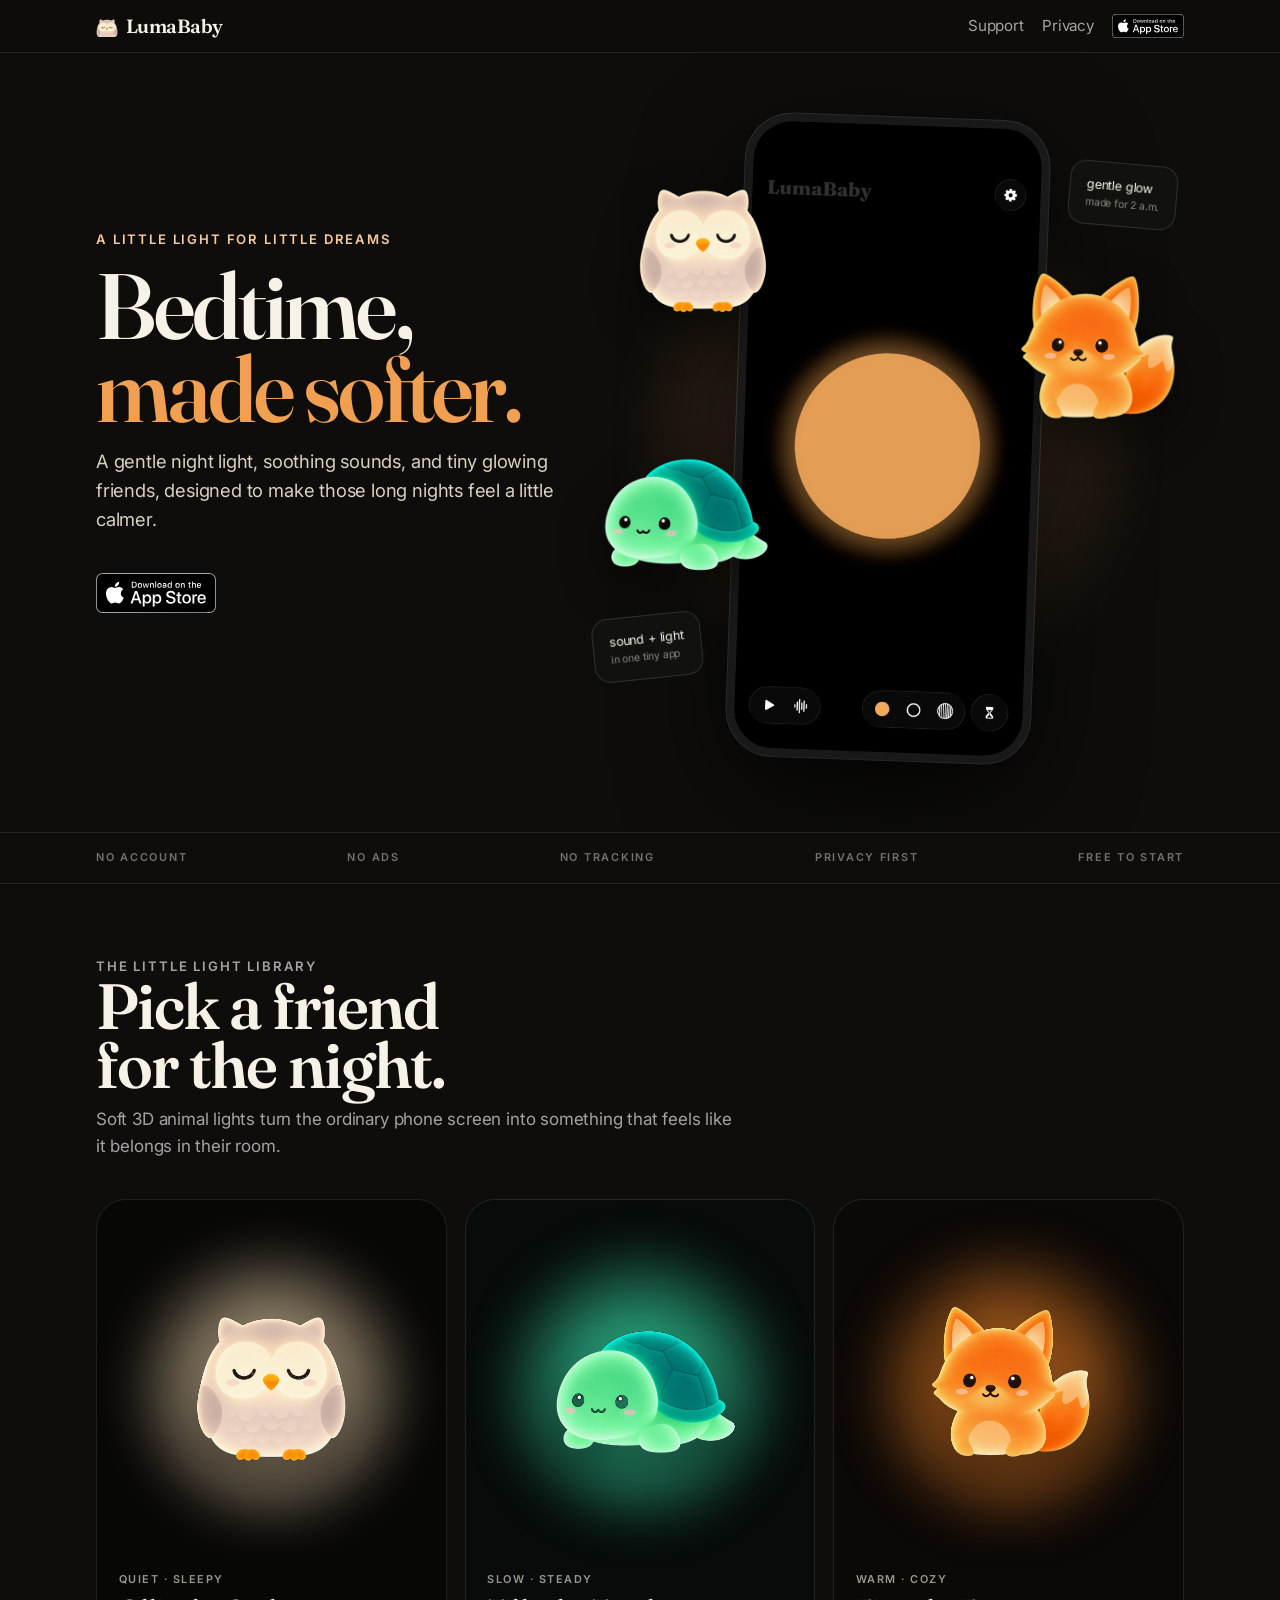
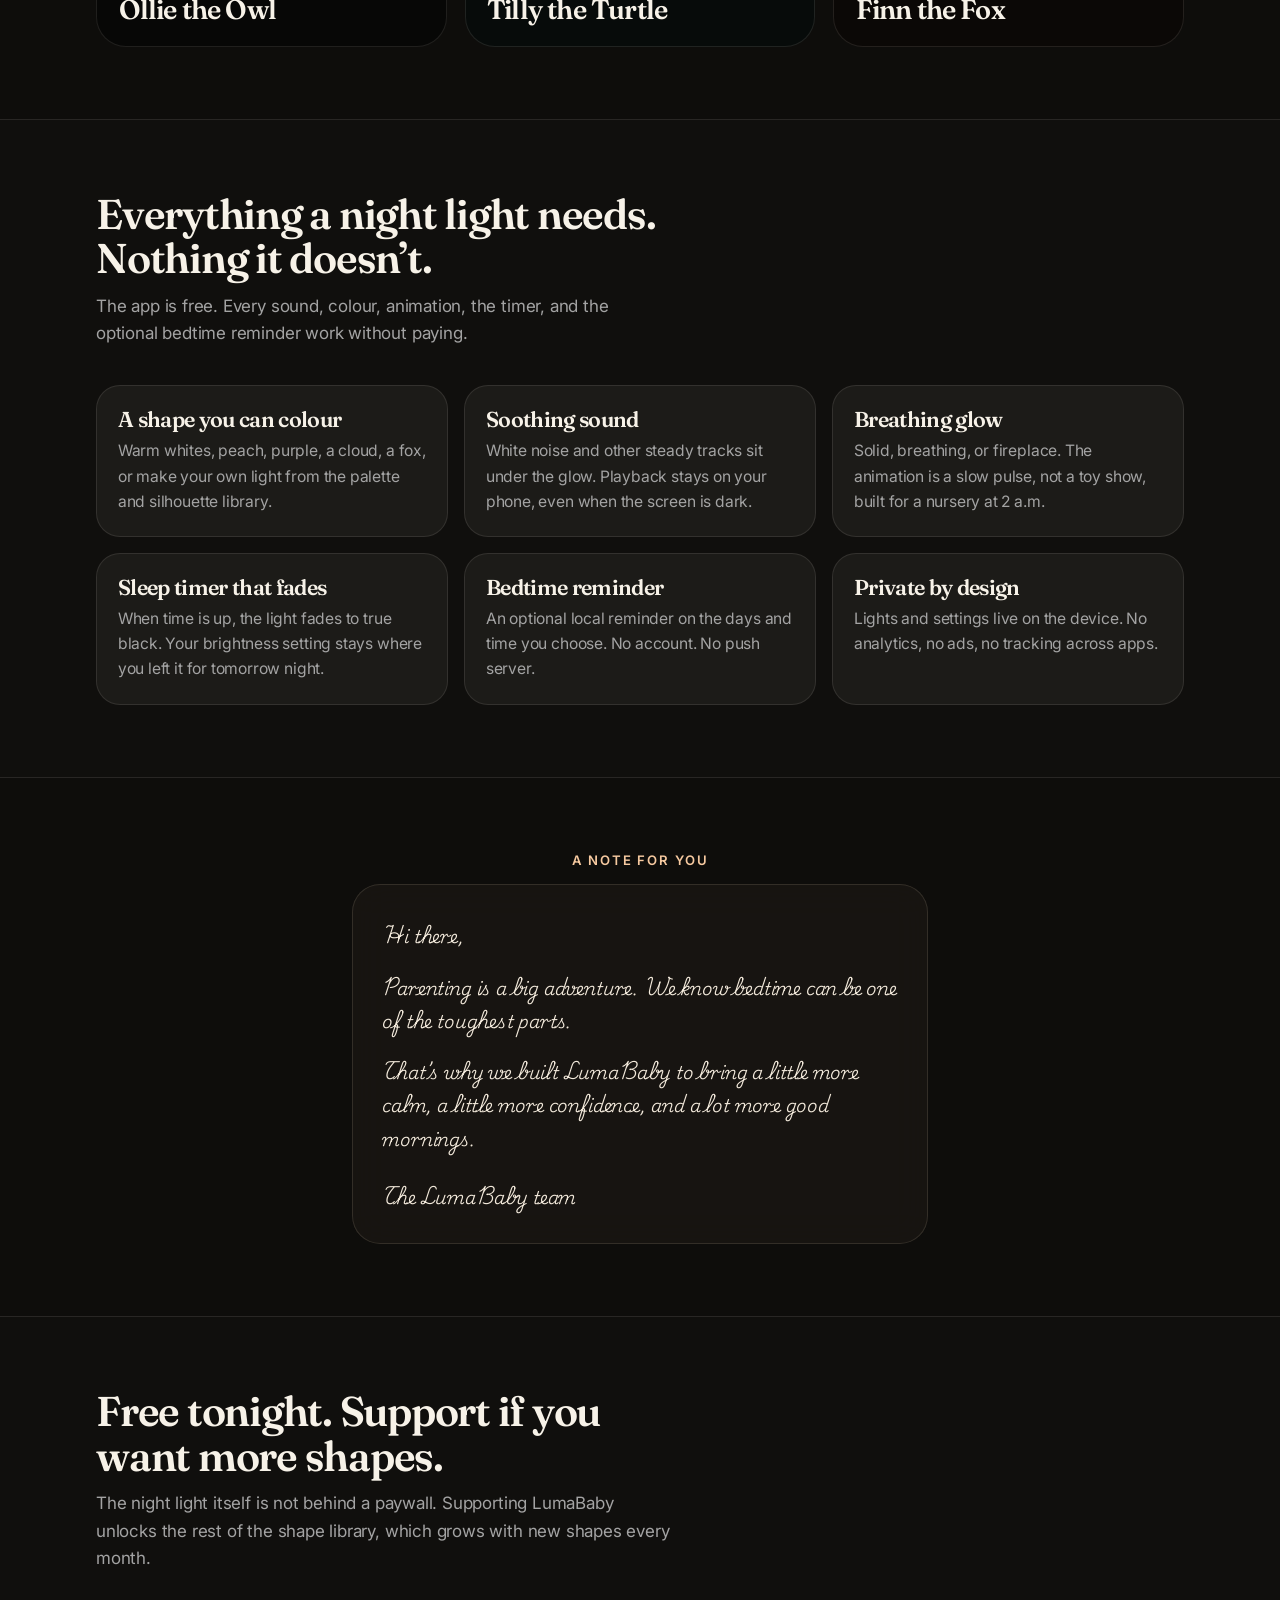
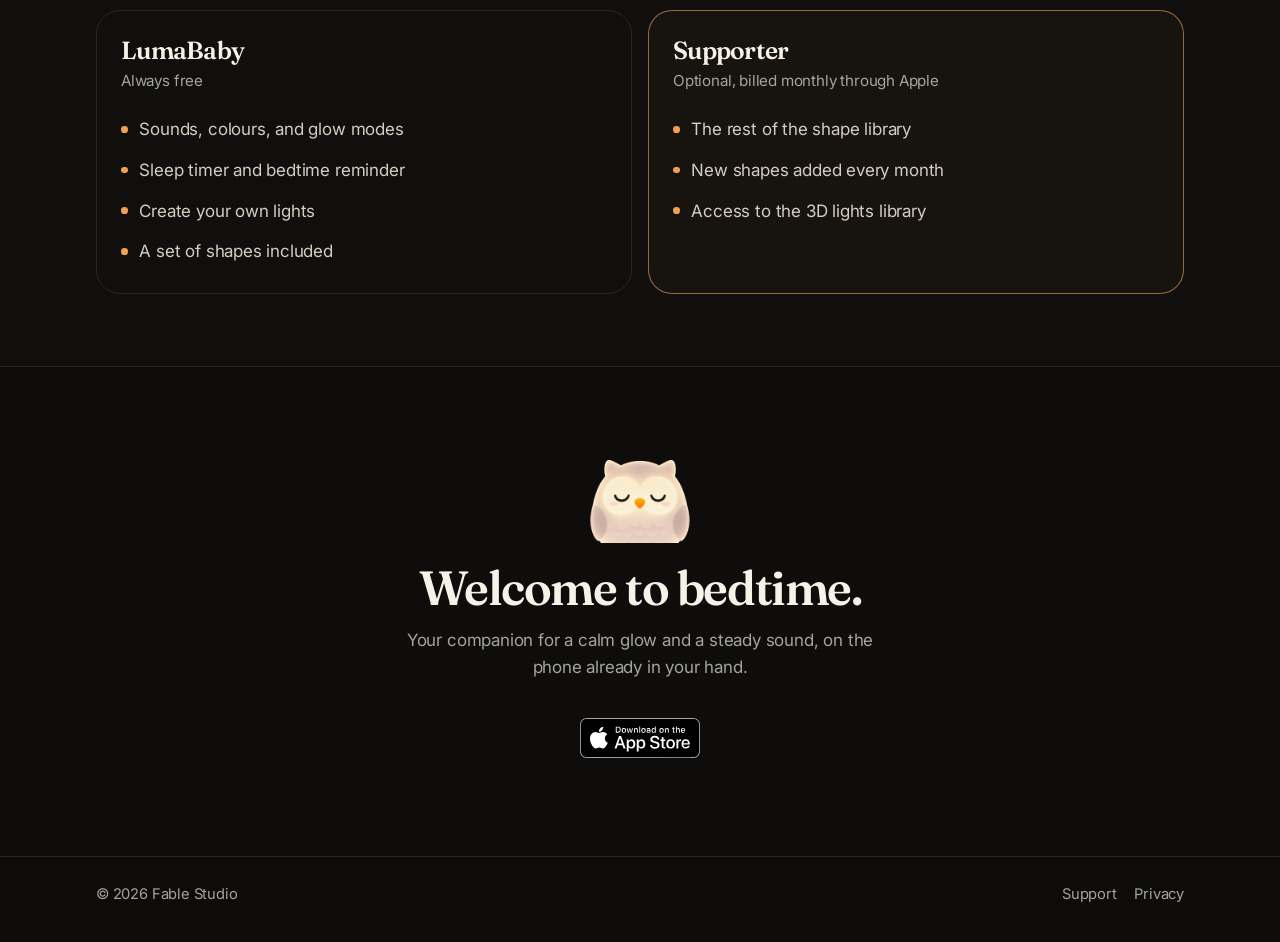
<file: index.html>
<!DOCTYPE html>
<html lang="en">
<head>
  <meta charset="utf-8">
  <meta name="viewport" content="width=device-width, initial-scale=1">
  <title>LumaBaby - A night light app for babies</title>
  <meta name="description" content="A glowing shape you can colour, soothing sounds, a breathing glow, and a sleep timer that fades to black. Free on iPhone, with no account and no ads.">
  <meta name="theme-color" content="#0E0D0B">
  <link rel="canonical" href="https://lumababy.fablestudio.app/">
  <meta property="og:title" content="LumaBaby - A night light app for babies">
  <meta property="og:description" content="A calm glow and steady sound for bedtime. Free, with an optional monthly way to support the app.">
  <meta property="og:type" content="website">
  <meta property="og:url" content="https://lumababy.fablestudio.app/">
  <meta property="og:site_name" content="LumaBaby">
  <meta property="og:image" content="https://lumababy.fablestudio.app/images/og-cover.jpg">
  <meta property="og:image:type" content="image/jpeg">
  <meta property="og:image:width" content="1200">
  <meta property="og:image:height" content="675">
  <meta property="og:image:alt" content="LumaBaby: a glowing owl night light beside a sleeping baby. Bedtime, made softer.">
  <meta name="twitter:card" content="summary_large_image">
  <meta name="twitter:title" content="LumaBaby - A night light app for babies">
  <meta name="twitter:description" content="A calm glow and steady sound for bedtime. Free, with an optional monthly way to support the app.">
  <meta name="twitter:image" content="https://lumababy.fablestudio.app/images/og-cover.jpg">
  <link rel="icon" type="image/png" href="images/logo-owl.png">
  <link rel="apple-touch-icon" href="images/logo-owl.png">
  <link rel="preconnect" href="https://fonts.googleapis.com">
  <link rel="preconnect" href="https://fonts.gstatic.com" crossorigin>
  <link href="https://fonts.googleapis.com/css2?family=Fraunces:opsz,wght@9..144,500;9..144,600;9..144,700&family=Playwrite+MX:wght@100..400&family=Inter:wght@400;500;600&display=swap" rel="stylesheet">
  <link rel="stylesheet" href="css/styles.css?v=rwd11">
</head>
<body>
  <a class="skip" href="#main">Skip to content</a>
  <header class="site-header">
    <div class="wrap nav">
      <a class="wordmark" href="./">
        <img class="logo" src="images/logo-owl.png" width="1024" height="1024" alt="">
        <span class="wordmark-text">LumaBaby</span>
      </a>
      <nav class="nav-links" aria-label="Primary">
        <a href="support/">Support</a>
        <a href="privacy/">Privacy</a>
        <a class="as-badge as-badge-nav" href="https://apps.apple.com/us/app/lumababy-night-light-sounds/id6811007773" aria-label="Download on the App Store">
          <img src="images/download-on-the-app-store.svg" width="120" height="40" alt="">
        </a>
      </nav>
    </div>
  </header>

  <main id="main">
    <section class="hero">
      <div class="wrap hero-grid">
        <div>
          <p class="kicker">A little light for little dreams</p>
          <h1>Bedtime,<br><em>made softer.</em></h1>
          <p class="lede">A gentle night light, soothing sounds, and tiny glowing friends, designed to make those long nights feel a little calmer.</p>
          <div class="hero-actions">
            <a class="as-badge" href="https://apps.apple.com/us/app/lumababy-night-light-sounds/id6811007773" aria-label="Download on the App Store">
              <img src="images/download-on-the-app-store.svg" width="120" height="40" alt="">
            </a>
          </div>
        </div>
        <div class="hero-art">
          <div class="halo" aria-hidden="true"></div>
          <img class="animal owl" src="images/light-owl.png" width="800" height="800" alt="">
          <img class="animal fox" src="images/light-fox.png" width="800" height="800" alt="">
          <img class="animal turtle" src="images/light-turtle.png" width="800" height="800" alt="">
          <div class="sticker s1" aria-hidden="true">gentle glow<br><small>made for 2 a.m.</small></div>
          <div class="sticker s2" aria-hidden="true">sound + light<br><small>in one tiny app</small></div>
          <figure class="device app">
            <img src="images/app-light.png" width="470" height="1024" alt="LumaBaby on iPhone: a warm orange glow on a black screen, with sound, colour, and sleep timer controls.">
          </figure>
        </div>
      </div>
    </section>

    <div class="strip">
      <div class="wrap strip-in">
        <span>No account</span>
        <span>No ads</span>
        <span>No tracking</span>
        <span>Privacy first</span>
        <span>Free to start</span>
      </div>
    </div>

    <section class="section lights" id="lights">
      <div class="wrap">
        <div class="section-head lights-head">
          <p class="kicker">The little light library</p>
          <h2>Pick a friend<br>for the night.</h2>
          <p>Soft 3D animal lights turn the ordinary phone screen into something that feels like it belongs in their room.</p>
        </div>
        <div class="light-grid">
          <article class="light-card light-card-owl">
            <img src="images/light-owl.png" width="800" height="800" alt="Glowing owl night light">
            <div class="light-info">
              <span>Quiet · sleepy</span>
              <h3>Ollie the Owl</h3>
            </div>
          </article>
          <article class="light-card light-card-turtle">
            <img src="images/light-turtle.png" width="800" height="800" alt="Glowing turtle night light">
            <div class="light-info">
              <span>Slow · steady</span>
              <h3>Tilly the Turtle</h3>
            </div>
          </article>
          <article class="light-card light-card-fox">
            <img src="images/light-fox.png" width="800" height="800" alt="Glowing fox night light">
            <div class="light-info">
              <span>Warm · cozy</span>
              <h3>Finn the Fox</h3>
            </div>
          </article>
        </div>
      </div>
    </section>

    <section class="section section-alt" id="features">
      <div class="wrap">
        <div class="section-head">
          <h2>Everything a night light needs. Nothing it doesn’t.</h2>
          <p>The app is free. Every sound, colour, animation, the timer, and the optional bedtime reminder work without paying.</p>
        </div>
        <div class="features">
          <article class="card">
            <h3>A shape you can colour</h3>
            <p>Warm whites, peach, purple, a cloud, a fox, or make your own light from the palette and silhouette library.</p>
          </article>
          <article class="card">
            <h3>Soothing sound</h3>
            <p>White noise and other steady tracks sit under the glow. Playback stays on your phone, even when the screen is dark.</p>
          </article>
          <article class="card">
            <h3>Breathing glow</h3>
            <p>Solid, breathing, or fireplace. The animation is a slow pulse, not a toy show, built for a nursery at 2 a.m.</p>
          </article>
          <article class="card">
            <h3>Sleep timer that fades</h3>
            <p>When time is up, the light fades to true black. Your brightness setting stays where you left it for tomorrow night.</p>
          </article>
          <article class="card">
            <h3>Bedtime reminder</h3>
            <p>An optional local reminder on the days and time you choose. No account. No push server.</p>
          </article>
          <article class="card">
            <h3>Private by design</h3>
            <p>Lights and settings live on the device. No analytics, no ads, no tracking across apps.</p>
          </article>
        </div>
      </div>
    </section>

    <section class="section" id="how">
      <div class="wrap letter">
        <p class="kicker">A note for you</p>
        <aside class="letter-card">
          <p>Hi there,</p>
          <p>Parenting is a big adventure. We know bedtime can be one of the toughest parts.</p>
          <p>That’s why we built LumaBaby to bring a little more calm, a little more confidence, and a lot more good mornings.</p>
          <p class="sign">The LumaBaby team</p>
        </aside>
      </div>
    </section>

    <section class="section section-alt" id="support">
      <div class="wrap">
        <div class="section-head">
          <h2>Free tonight. Support if you want more shapes.</h2>
          <p>The night light itself is not behind a paywall. Supporting LumaBaby unlocks the rest of the shape library, which grows with new shapes every month.</p>
        </div>
        <div class="pricing">
          <article class="price-card">
            <h3>LumaBaby</h3>
            <p class="tag">Always free</p>
            <ul class="split-list">
              <li>Sounds, colours, and glow modes</li>
              <li>Sleep timer and bedtime reminder</li>
              <li>Create your own lights</li>
              <li>A set of shapes included</li>
            </ul>
          </article>
          <article class="price-card is-featured">
            <h3>Supporter</h3>
            <p class="tag">Optional, billed monthly through Apple</p>
            <ul class="split-list">
              <li>The rest of the shape library</li>
              <li>New shapes added every month</li>
              <li>Access to the 3D lights library</li>
            </ul>
          </article>
        </div>
      </div>
    </section>

    <section class="cta-band">
      <div class="wrap">
        <img class="cta-owl" src="images/logo-owl.png" width="1024" height="1024" alt="">
        <h2>Welcome to bedtime.</h2>
        <p>Your companion for a calm glow and a steady sound, on the phone already in your hand.</p>
        <a class="as-badge" href="https://apps.apple.com/us/app/lumababy-night-light-sounds/id6811007773" aria-label="Download on the App Store">
          <img src="images/download-on-the-app-store.svg" width="120" height="40" alt="">
        </a>
      </div>
    </section>
  </main>

  <footer class="site-footer">
    <div class="wrap footer-row">
      <span>© 2026 Fable Studio</span>
      <nav aria-label="Footer">
        <a href="support/">Support</a>
        <a href="privacy/">Privacy</a>
      </nav>
    </div>
  </footer>
</body>
</html>
</file>
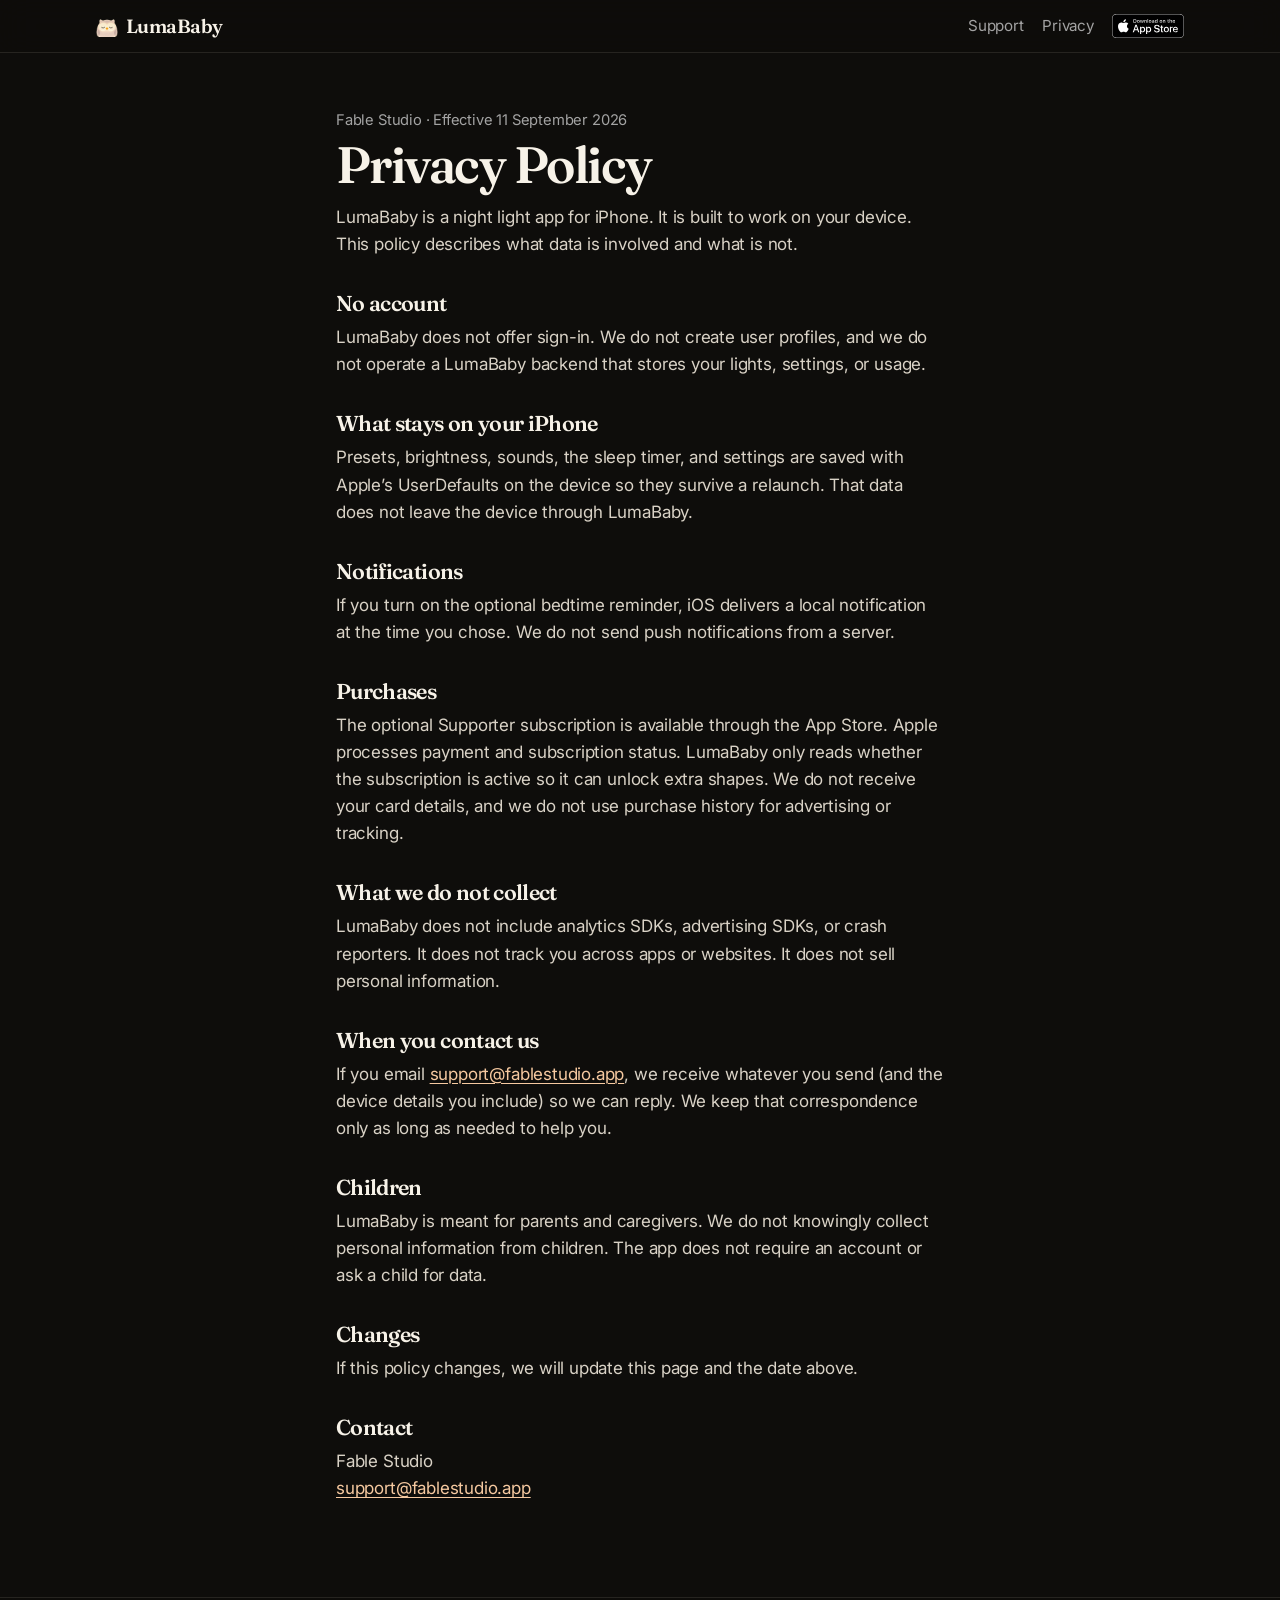
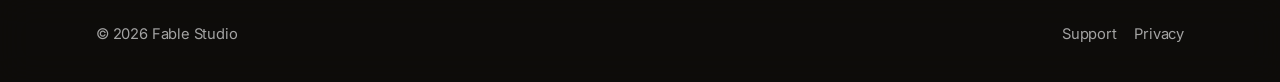
<file: privacy/index.html>
<!DOCTYPE html>
<html lang="en">
<head>
  <meta charset="utf-8">
  <meta name="viewport" content="width=device-width, initial-scale=1">
  <title>LumaBaby - Privacy</title>
  <meta name="description" content="LumaBaby privacy policy. No account, no analytics, no ads. Lights and settings stay on your iPhone.">
  <meta name="theme-color" content="#0E0D0B">
  <link rel="canonical" href="https://lumababy.fablestudio.app/privacy/">
  <meta property="og:title" content="LumaBaby - Privacy">
  <meta property="og:description" content="LumaBaby privacy policy. No account, no analytics, no ads. Lights and settings stay on your iPhone.">
  <meta property="og:type" content="website">
  <meta property="og:url" content="https://lumababy.fablestudio.app/privacy/">
  <meta property="og:site_name" content="LumaBaby">
  <meta property="og:image" content="https://lumababy.fablestudio.app/images/og-cover.jpg">
  <meta property="og:image:type" content="image/jpeg">
  <meta property="og:image:width" content="1200">
  <meta property="og:image:height" content="675">
  <meta name="twitter:card" content="summary_large_image">
  <meta name="twitter:image" content="https://lumababy.fablestudio.app/images/og-cover.jpg">
  <link rel="icon" type="image/png" href="../images/logo-owl.png">
  <link rel="apple-touch-icon" href="../images/logo-owl.png">
  <link rel="preconnect" href="https://fonts.googleapis.com">
  <link rel="preconnect" href="https://fonts.gstatic.com" crossorigin>
  <link href="https://fonts.googleapis.com/css2?family=Fraunces:opsz,wght@9..144,500;9..144,600;9..144,700&family=Inter:wght@400;500;600&display=swap" rel="stylesheet">
  <link rel="stylesheet" href="../css/styles.css?v=rwd11">
</head>
<body>
  <a class="skip" href="#main">Skip to content</a>
  <header class="site-header">
    <div class="wrap nav">
      <a class="wordmark" href="../">
        <img class="logo" src="../images/logo-owl.png" width="1024" height="1024" alt="">
        <span class="wordmark-text">LumaBaby</span>
      </a>
      <nav class="nav-links" aria-label="Primary">
        <a href="../support/">Support</a>
        <a href="./">Privacy</a>
        <a class="as-badge as-badge-nav" href="https://apps.apple.com/us/app/lumababy-night-light-sounds/id6811007773" aria-label="Download on the App Store">
          <img src="../images/download-on-the-app-store.svg" width="120" height="40" alt="">
        </a>
      </nav>
    </div>
  </header>

  <main id="main" class="legal">
    <div class="wrap">
      <p class="meta">Fable Studio · Effective 11 September 2026</p>
      <h1>Privacy Policy</h1>
      <p>LumaBaby is a night light app for iPhone. It is built to work on your device. This policy describes what data is involved and what is not.</p>

      <h2>No account</h2>
      <p>LumaBaby does not offer sign-in. We do not create user profiles, and we do not operate a LumaBaby backend that stores your lights, settings, or usage.</p>

      <h2>What stays on your iPhone</h2>
      <p>Presets, brightness, sounds, the sleep timer, and settings are saved with Apple’s UserDefaults on the device so they survive a relaunch. That data does not leave the device through LumaBaby.</p>

      <h2>Notifications</h2>
      <p>If you turn on the optional bedtime reminder, iOS delivers a local notification at the time you chose. We do not send push notifications from a server.</p>

      <h2>Purchases</h2>
      <p>The optional Supporter subscription is available through the App Store. Apple processes payment and subscription status. LumaBaby only reads whether the subscription is active so it can unlock extra shapes. We do not receive your card details, and we do not use purchase history for advertising or tracking.</p>

      <h2>What we do not collect</h2>
      <p>LumaBaby does not include analytics SDKs, advertising SDKs, or crash reporters. It does not track you across apps or websites. It does not sell personal information.</p>

      <h2>When you contact us</h2>
      <p>If you email <a href="mailto:support@fablestudio.app">support@fablestudio.app</a>, we receive whatever you send (and the device details you include) so we can reply. We keep that correspondence only as long as needed to help you.</p>

      <h2>Children</h2>
      <p>LumaBaby is meant for parents and caregivers. We do not knowingly collect personal information from children. The app does not require an account or ask a child for data.</p>

      <h2>Changes</h2>
      <p>If this policy changes, we will update this page and the date above.</p>

      <h2>Contact</h2>
      <p>Fable Studio<br>
      <a href="mailto:support@fablestudio.app">support@fablestudio.app</a></p>
    </div>
  </main>

  <footer class="site-footer">
    <div class="wrap footer-row">
      <span>© 2026 Fable Studio</span>
      <nav aria-label="Footer">
        <a href="../support/">Support</a>
        <a href="./">Privacy</a>
      </nav>
    </div>
  </footer>
</body>
</html>
</file>
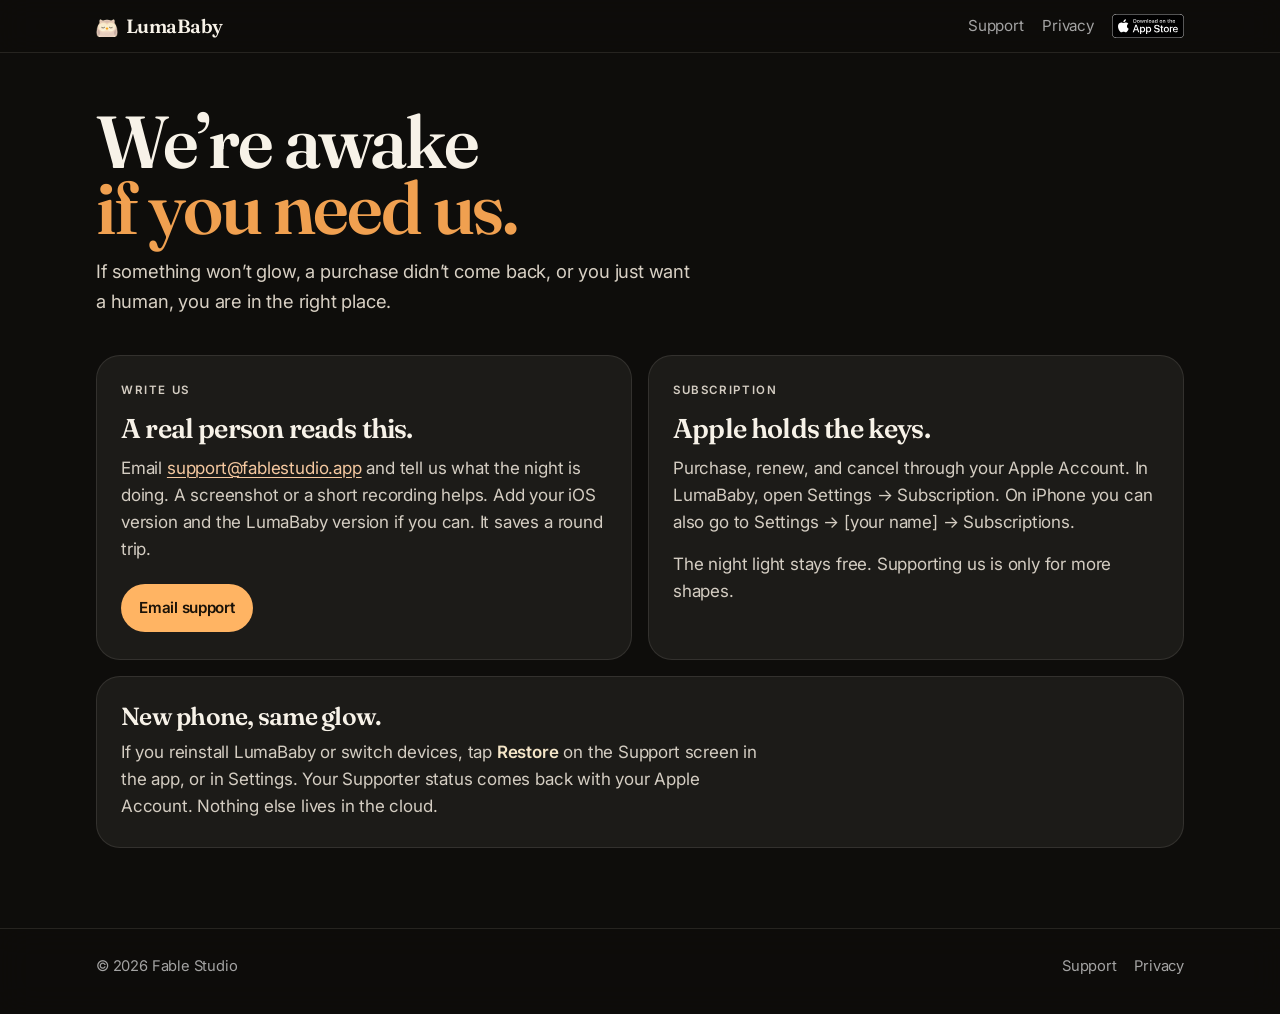
<file: support/index.html>
<!DOCTYPE html>
<html lang="en">
<head>
  <meta charset="utf-8">
  <meta name="viewport" content="width=device-width, initial-scale=1">
  <title>LumaBaby - Support</title>
  <meta name="description" content="Get help with LumaBaby: contact Fable Studio, manage your Supporter subscription, and restore purchases after a new device.">
  <meta name="theme-color" content="#0E0D0B">
  <link rel="canonical" href="https://lumababy.fablestudio.app/support/">
  <meta property="og:title" content="LumaBaby - Support">
  <meta property="og:description" content="A night light for bedtime. Email us, manage your subscription, or restore purchases after a new device.">
  <meta property="og:type" content="website">
  <meta property="og:url" content="https://lumababy.fablestudio.app/support/">
  <meta property="og:site_name" content="LumaBaby">
  <meta property="og:image" content="https://lumababy.fablestudio.app/images/og-cover.jpg">
  <meta property="og:image:type" content="image/jpeg">
  <meta property="og:image:width" content="1200">
  <meta property="og:image:height" content="675">
  <meta name="twitter:card" content="summary_large_image">
  <meta name="twitter:title" content="LumaBaby - Support">
  <meta name="twitter:description" content="A night light for bedtime. Email us, manage your subscription, or restore purchases after a new device.">
  <meta name="twitter:image" content="https://lumababy.fablestudio.app/images/og-cover.jpg">
  <link rel="icon" type="image/png" href="../images/logo-owl.png">
  <link rel="apple-touch-icon" href="../images/logo-owl.png">
  <link rel="preconnect" href="https://fonts.googleapis.com">
  <link rel="preconnect" href="https://fonts.gstatic.com" crossorigin>
  <link href="https://fonts.googleapis.com/css2?family=Fraunces:opsz,wght@9..144,500;9..144,600;9..144,700&family=Inter:wght@400;500;600&display=swap" rel="stylesheet">
  <link rel="stylesheet" href="../css/styles.css?v=rwd11">
</head>
<body>
  <a class="skip" href="#main">Skip to content</a>
  <header class="site-header">
    <div class="wrap nav">
      <a class="wordmark" href="../">
        <img class="logo" src="../images/logo-owl.png" width="1024" height="1024" alt="">
        <span class="wordmark-text">LumaBaby</span>
      </a>
      <nav class="nav-links" aria-label="Primary">
        <a href="./">Support</a>
        <a href="../privacy/">Privacy</a>
        <a class="as-badge as-badge-nav" href="https://apps.apple.com/us/app/lumababy-night-light-sounds/id6811007773" aria-label="Download on the App Store">
          <img src="../images/download-on-the-app-store.svg" width="120" height="40" alt="">
        </a>
      </nav>
    </div>
  </header>

  <main id="main" class="support">
    <div class="wrap">
      <h1>We’re awake<br><em>if you need us.</em></h1>
      <p class="lede">If something won’t glow, a purchase didn’t come back, or you just want a human, you are in the right place.</p>

      <div class="help-grid">
        <article class="help-card">
          <p class="help-label">Write us</p>
          <h2>A real person reads this.</h2>
          <p>Email <a href="mailto:support@fablestudio.app">support@fablestudio.app</a> and tell us what the night is doing. A screenshot or a short recording helps. Add your iOS version and the LumaBaby version if you can. It saves a round trip.</p>
          <a class="btn" href="mailto:support@fablestudio.app">Email support</a>
        </article>
        <article class="help-card">
          <p class="help-label">Subscription</p>
          <h2>Apple holds the keys.</h2>
          <p>Purchase, renew, and cancel through your Apple Account. In LumaBaby, open Settings → Subscription. On iPhone you can also go to Settings → [your name] → Subscriptions.</p>
          <p>The night light stays free. Supporting us is only for more shapes.</p>
        </article>
      </div>

      <aside class="restore">
        <h2>New phone, same glow.</h2>
        <p>If you reinstall LumaBaby or switch devices, tap <strong>Restore</strong> on the Support screen in the app, or in Settings. Your Supporter status comes back with your Apple Account. Nothing else lives in the cloud.</p>
      </aside>
    </div>
  </main>

  <footer class="site-footer">
    <div class="wrap footer-row">
      <span>© 2026 Fable Studio</span>
      <nav aria-label="Footer">
        <a href="./">Support</a>
        <a href="../privacy/">Privacy</a>
      </nav>
    </div>
  </footer>
</body>
</html>
</file>
<file: css/styles.css>
:root {
  color-scheme: dark;
  --bg: #0e0d0b;
  --bg-raise: #1c1b18;
  --ink: #f7f2e8;
  --muted: #a3a3a3;
  --peach: #f6c9a0;
  --orange: #f0a050;
  --cta: #ffb463;
  --cream: #f5e6c8;
  --line: rgba(247, 242, 232, 0.1);
  --radius: 24px;
  --max: 68rem;
  --measure: 38rem;
}

*,
*::before,
*::after {
  box-sizing: border-box;
}

html {
  scroll-behavior: smooth;
  overflow-x: clip;
}

body {
  margin: 0;
  min-height: 100vh;
  background: var(--bg);
  color: var(--ink);
  font-family: Inter, ui-sans-serif, system-ui, -apple-system, sans-serif;
  font-size: 1.0625rem;
  line-height: 1.6;
  letter-spacing: -0.011em;
}

img {
  max-width: 100%;
  height: auto;
}

a {
  color: var(--peach);
  text-decoration-thickness: 1px;
  text-underline-offset: 0.18em;
}

a:hover {
  color: var(--cream);
}

.skip {
  position: absolute;
  left: 0.75rem;
  top: -3rem;
  z-index: 20;
  background: var(--cta);
  color: #1a1208;
  padding: 0.5rem 0.8rem;
  border-radius: 8px;
}

.skip:focus {
  top: 0.75rem;
}

.wrap {
  width: min(var(--max), calc(100% - 2.5rem));
  margin-inline: auto;
}

.site-header,
.site-footer {
  background: rgba(14, 13, 11, 0.72);
  backdrop-filter: blur(16px);
}

.site-header {
  position: sticky;
  top: 0;
  z-index: 10;
  border-bottom: 1px solid var(--line);
}

.nav {
  display: flex;
  align-items: center;
  justify-content: space-between;
  gap: 1rem;
  min-height: 3.25rem;
}

.wordmark {
  display: inline-flex;
  align-items: center;
  gap: 0.5rem;
  color: inherit;
  text-decoration: none;
  font-family: Fraunces, "Iowan Old Style", Georgia, serif;
  font-optical-sizing: auto;
  font-size: 1.2rem;
  font-weight: 600;
  letter-spacing: -0.03em;
  line-height: 1;
}

.wordmark-text {
  display: block;
  line-height: 1;
  translate: 0 0.04em;
}

.wordmark:hover {
  color: inherit;
}

.logo {
  display: block;
  flex-shrink: 0;
  width: 22px;
  height: 22px;
  object-fit: contain;
}

.nav-links {
  display: flex;
  align-items: center;
  gap: 1.15rem;
}

.nav-links a:not(.as-badge) {
  display: inline-flex;
  align-items: center;
  color: var(--muted);
  text-decoration: none;
  font-size: 0.95rem;
  line-height: 1;
}

.nav-links a:not(.as-badge):hover {
  color: var(--ink);
}

.as-badge {
  display: inline-block;
  line-height: 0;
  padding: 10px;
}

.as-badge img {
  display: block;
  height: 40px;
  width: auto;
}

.as-badge-nav {
  display: flex;
  align-items: center;
  padding: 0;
  line-height: 0;
}

.as-badge-nav img {
  display: block;
  height: 24px;
}

.btn {
  display: inline-flex;
  align-items: center;
  justify-content: center;
  gap: 0.45rem;
  min-height: 3rem;
  padding: 0.7rem 1.15rem;
  border: 0;
  border-radius: 999px;
  background: var(--cta);
  color: #1a1208;
  font: inherit;
  font-weight: 600;
  font-size: 0.95rem;
  text-decoration: none;
  letter-spacing: -0.02em;
}

.btn:hover {
  color: #1a1208;
  filter: brightness(1.06);
}

.btn-ghost {
  background: transparent;
  color: var(--ink);
  box-shadow: inset 0 0 0 1.5px rgba(255, 255, 255, 0.22);
}

.btn-ghost:hover {
  color: var(--ink);
  background: rgba(255, 255, 255, 0.04);
}

.hero {
  position: relative;
  overflow: hidden;
  padding: 4.5rem 0 5rem;
}

.hero-grid {
  display: grid;
  grid-template-columns: 0.88fr 1.12fr;
  gap: 2rem;
  align-items: center;
  position: relative;
  z-index: 1;
}

.kicker {
  margin: 0 0 0.85rem;
  color: var(--peach);
  font-size: 0.82rem;
  font-weight: 600;
  letter-spacing: 0.14em;
  text-transform: uppercase;
}

h1,
h2,
h3 {
  font-family: Fraunces, "Iowan Old Style", Georgia, serif;
  font-optical-sizing: auto;
  font-weight: 600;
  letter-spacing: -0.03em;
  line-height: 1.08;
}

h1 {
  margin: 0 0 1rem;
  font-size: clamp(3.1rem, 8vw, 5.8rem);
  line-height: 0.9;
  max-width: 12ch;
}

h1 em {
  font-style: normal;
  color: var(--orange);
}

.lede {
  margin: 0 0 1.75rem;
  max-width: 32rem;
  color: #d8d0c4;
  font-size: 1.15rem;
}

.hero-actions {
  display: flex;
  flex-wrap: wrap;
  align-items: center;
  justify-content: flex-start;
  gap: 0.75rem;
  margin: 0 0 1.6rem -10px;
}

.hero-art {
  position: relative;
  min-height: 38rem;
  display: flex;
  align-items: center;
  justify-content: center;
}

.hero-art::before {
  content: "";
  position: absolute;
  z-index: 0;
  left: 50%;
  top: 50%;
  width: min(36rem, 130%);
  aspect-ratio: 1;
  border-radius: 50%;
  background: radial-gradient(circle, rgba(239, 166, 83, 0.2), transparent 68%);
  transform: translate(-50%, -50%);
  pointer-events: none;
}

.halo {
  position: absolute;
  width: min(36rem, 92%);
  aspect-ratio: 1;
  border-radius: 50%;
  background: radial-gradient(circle, rgba(239, 166, 83, 0.22), rgba(239, 166, 83, 0.05) 43%, transparent 69%);
  filter: blur(8px);
}

.animal {
  position: absolute;
  z-index: 5;
  width: 11.5rem;
  max-width: none;
  height: auto;
  object-fit: contain;
  filter: drop-shadow(0 18px 24px rgba(0, 0, 0, 0.45));
  animation: float 6s ease-in-out infinite;
}

.animal.owl {
  width: 10.75rem;
  left: 1.5rem;
  top: 2.4rem;
}

.animal.fox {
  width: 12.25rem;
  right: -0.6rem;
  top: 8rem;
  animation-delay: -2s;
}

.animal.turtle {
  width: 11.5rem;
  left: -0.2rem;
  bottom: 9.4rem;
  animation-delay: -4s;
}

.sticker {
  position: absolute;
  z-index: 6;
  padding: 0.85rem 1rem;
  border: 1px solid rgba(255, 255, 255, 0.13);
  border-radius: 16px;
  background: rgba(18, 19, 17, 0.82);
  backdrop-filter: blur(14px);
  color: var(--ink);
  font-size: 0.78rem;
  line-height: 1.4;
}

.sticker small {
  color: #88857d;
}

.sticker.s1 {
  right: 0.4rem;
  top: 2.4rem;
  transform: rotate(5deg);
}

.sticker.s2 {
  left: 0;
  bottom: 4.6rem;
  transform: rotate(-6deg);
}

.device {
  position: relative;
  z-index: 4;
  margin: 0;
  width: min(18rem, 50%);
  border-radius: 2.4rem;
  overflow: hidden;
  background: #000;
  box-shadow:
    0 0 0 8px #181918,
    0 0 0 9px rgba(255, 255, 255, 0.13),
    0 35px 110px rgba(0, 0, 0, 0.82);
}

.app {
  transform: rotate(2deg);
}

.device img {
  display: block;
  width: 100%;
  height: auto;
}

.story-phones {
  display: grid;
  grid-template-columns: 1fr 1fr;
  justify-items: center;
  gap: 1.5rem 2rem;
  margin: 0 0 2.2rem;
}

.story-phones .device {
  width: min(18.5rem, 100%);
}

.steps {
  max-width: 36rem;
}

@keyframes float {
  0%,
  100% { transform: translateY(0) rotate(-2deg); }
  50% { transform: translateY(-15px) rotate(2deg); }
}

@keyframes card-glow {
  0%,
  100% {
    transform: translate(-50%, -50%) scale(0.86);
    opacity: 0.5;
  }
  50% {
    transform: translate(-50%, -50%) scale(1.14);
    opacity: 1;
  }
}

@media (prefers-reduced-motion: reduce) {
  .animal,
  .light-card::before {
    animation: none;
  }

  .light-card::before {
    transform: translate(-50%, -50%);
    opacity: 0.72;
  }
}

#main,
#features,
#how,
#lights,
#support {
  scroll-margin-top: 5rem;
}

.section {
  padding: 4.5rem 0;
}

.section-alt {
  border-top: 1px solid var(--line);
  border-bottom: 1px solid var(--line);
  background: #100f0d;
}

.section-head {
  max-width: 36rem;
  margin-bottom: 2.4rem;
}

.section-head h2 {
  margin: 0 0 0.7rem;
  font-size: clamp(1.9rem, 3.4vw, 2.6rem);
}

.section-head p {
  margin: 0;
  color: var(--muted);
}

.features {
  display: grid;
  grid-template-columns: repeat(3, 1fr);
  gap: 1rem;
}

.card {
  padding: 1.35rem 1.3rem 1.4rem;
  border: 1px solid var(--line);
  border-radius: var(--radius);
  background: var(--bg-raise);
}

.card h3 {
  margin: 0 0 0.45rem;
  font-size: 1.35rem;
}

.card p {
  margin: 0;
  color: var(--muted);
  font-size: 0.98rem;
}

.strip {
  border-top: 1px solid var(--line);
  border-bottom: 1px solid var(--line);
  padding: 1rem 0;
  color: #73716b;
  font-size: 0.68rem;
  font-weight: 600;
  letter-spacing: 0.16em;
  text-transform: uppercase;
}

.strip-in {
  display: flex;
  justify-content: space-between;
  flex-wrap: wrap;
  gap: 0.8rem 1.2rem;
}

.lights-head {
  max-width: 40rem;
}

.lights-head h2 {
  font-size: clamp(2.4rem, 5vw, 4.2rem);
  line-height: 0.92;
}

.light-grid {
  display: grid;
  grid-template-columns: repeat(3, 1fr);
  gap: 1.1rem;
}

.light-card {
  --glow: #ffe8c4;
  position: relative;
  height: 28rem;
  overflow: hidden;
  border-radius: 30px;
  border: 1px solid var(--line);
  background: #070706;
}

.light-card-owl {
  --glow: #ffe4b8;
}

.light-card-turtle {
  --glow: #3aefb4;
  background: #070b0a;
}

.light-card-fox {
  --glow: #ff8a28;
  background: #0b0806;
}

.light-card::before {
  content: "";
  position: absolute;
  z-index: 0;
  left: 50%;
  top: 42%;
  width: 84%;
  aspect-ratio: 1;
  border-radius: 50%;
  background: radial-gradient(circle, var(--glow) 0%, color-mix(in srgb, var(--glow) 42%, transparent) 42%, transparent 72%);
  filter: blur(22px);
  transform: translate(-50%, -50%);
  animation: card-glow 3.6s ease-in-out infinite;
  pointer-events: none;
}

.light-card img {
  position: absolute;
  z-index: 1;
  left: 50%;
  top: 42%;
  width: 58%;
  max-width: 13.5rem;
  height: auto;
  object-fit: contain;
  filter: drop-shadow(0 18px 22px rgba(0, 0, 0, 0.4));
  transform: translate(-50%, -50%);
  transition: transform 0.5s ease;
}

.light-card:hover img {
  transform: translate(-50%, calc(-50% - 8px)) scale(1.06);
}

.light-info {
  position: absolute;
  z-index: 2;
  left: 1.35rem;
  bottom: 1.3rem;
}

.light-info span {
  color: #99968e;
  font-size: 0.68rem;
  font-weight: 600;
  letter-spacing: 0.14em;
  text-transform: uppercase;
}

.light-info h3 {
  margin: 0.25rem 0 0;
  font-size: 1.7rem;
}

.letter {
  display: flex;
  flex-direction: column;
  align-items: center;
  text-align: center;
}

.letter-card {
  width: min(36rem, 100%);
  text-align: left;
  padding: 2.1rem 1.9rem 2rem;
  border-radius: 28px;
  background: rgba(28, 24, 20, 0.72);
  box-shadow: inset 0 0 0 1px rgba(245, 230, 200, 0.12);
  backdrop-filter: blur(18px);
  font-family: "Playwrite MX", "Segoe Script", "Bradley Hand", cursive;
  font-weight: 280;
  font-size: 1.12rem;
  line-height: 1.85;
}

.letter-card p {
  margin: 0 0 1.15rem;
  color: #f3eadc;
}

.letter-card .sign {
  margin: 1.6rem 0 0;
}

.split-list {
  display: grid;
  gap: 0.85rem;
  padding: 0;
  margin: 1.4rem 0 0;
  list-style: none;
}

.split-list li {
  padding-left: 1.15rem;
  position: relative;
  color: #d4cdc2;
}

.split-list li::before {
  content: "";
  position: absolute;
  left: 0;
  top: 0.62rem;
  width: 0.42rem;
  height: 0.42rem;
  border-radius: 50%;
  background: var(--orange);
}

.pricing {
  display: grid;
  grid-template-columns: 1fr 1fr;
  gap: 1rem;
}

.price-card {
  padding: 1.6rem 1.5rem 1.7rem;
  border-radius: var(--radius);
  border: 1px solid var(--line);
}

.price-card.is-featured {
  border-color: rgba(255, 180, 99, 0.55);
  background: #17140f;
}

.price-card h3 {
  margin: 0 0 0.35rem;
  font-size: 1.55rem;
}

.price-card .tag {
  margin: 0 0 1rem;
  color: var(--muted);
  font-size: 0.95rem;
}

.cta-owl {
  display: block;
  width: 6.5rem;
  height: 6.5rem;
  margin: 0 auto 1.2rem;
  object-fit: contain;
}

.cta-band {
  padding: 4.5rem 0 5rem;
  text-align: center;
}

.cta-band h2 {
  margin: 0 0 0.8rem;
  font-size: clamp(2rem, 4vw, 3rem);
}

.cta-band p {
  margin: 0 auto 1.5rem;
  max-width: 30rem;
  color: var(--muted);
}

.cta-band .as-badge {
  margin-top: 0.2rem;
}

.lost {
  display: flex;
  align-items: center;
  min-height: calc(100vh - 10rem);
  padding: 4rem 0;
  text-align: center;
}

.lost .wrap {
  display: flex;
  flex-direction: column;
  align-items: center;
}

.lost h1 {
  max-width: none;
  margin: 0 0 0.8rem;
  font-size: clamp(2.2rem, 5vw, 3.6rem);
}

.lost p {
  margin: 0 auto 1.6rem;
  max-width: 28rem;
  color: var(--muted);
}

.site-footer {
  border-top: 1px solid var(--line);
  padding: 1.6rem 0 2.2rem;
}

.footer-row {
  display: flex;
  flex-wrap: wrap;
  justify-content: space-between;
  gap: 0.8rem 1.5rem;
  color: var(--muted);
  font-size: 0.92rem;
}

.footer-row nav {
  display: flex;
  gap: 1.1rem;
}

.footer-row a {
  color: var(--muted);
  text-decoration: none;
  overflow-wrap: anywhere;
}

.footer-row a:hover {
  color: var(--ink);
}

.legal {
  padding: 3.5rem 0 5rem;
}

.legal .wrap {
  width: min(var(--measure), calc(100% - 2.5rem));
}

.legal .meta {
  margin: 0 0 0.6rem;
  color: var(--muted);
  font-size: 0.92rem;
}

.legal h1 {
  font-size: clamp(2.2rem, 5vw, 3.2rem);
  margin-bottom: 1rem;
}

.legal h2 {
  margin: 2.1rem 0 0.55rem;
  font-size: 1.35rem;
}

.legal p {
  margin: 0 0 0.9rem;
  color: #d9d2c6;
}

.support {
  padding: 3.5rem 0 5rem;
}

.support h1 {
  max-width: 14ch;
  font-size: clamp(2.6rem, 7vw, 4.6rem);
}

.support .lede {
  max-width: 38rem;
  margin-bottom: 2.4rem;
}

.help-grid {
  display: grid;
  grid-template-columns: 1fr 1fr;
  gap: 1rem;
  margin-bottom: 1rem;
}

.help-card {
  padding: 1.6rem 1.5rem 1.7rem;
  border: 1px solid var(--line);
  border-radius: var(--radius);
  background: var(--bg-raise);
}

.help-label {
  margin: 0 0 0.7rem;
  color: var(--peach);
  font-size: 0.72rem;
  font-weight: 600;
  letter-spacing: 0.14em;
  text-transform: uppercase;
}

.help-card h2 {
  margin: 0 0 0.7rem;
  font-size: 1.7rem;
}

.help-card p {
  margin: 0 0 0.9rem;
  color: #d4cdc2;
}

.help-card .btn {
  margin-top: 0.4rem;
}

.restore {
  padding: 1.6rem 1.5rem 1.7rem;
  border: 1px solid var(--line);
  border-radius: var(--radius);
  background: var(--bg-raise);
}

.restore h2 {
  margin: 0 0 0.55rem;
  font-size: 1.55rem;
}

.restore p {
  margin: 0;
  max-width: 40rem;
  color: #d4cdc2;
}

.restore strong {
  color: var(--cream);
  font-weight: 600;
}

@media (max-width: 860px) {
  .hero-grid,
  .story-phones,
  .pricing,
  .features,
  .light-grid,
  .help-grid {
    grid-template-columns: 1fr;
  }

  .hero {
    overflow: hidden;
    padding-top: 1.6rem;
    padding-bottom: 2.4rem;
  }

  .hero-art {
    min-height: 0;
    height: auto;
    order: -1;
    overflow: visible;
    padding: 2.8rem 0 2.2rem;
  }

  .sticker {
    display: none;
  }

  .animal.owl,
  .animal.fox,
  .animal.turtle {
    width: 5.75rem;
  }

  .animal.owl {
    left: 0.2rem;
    top: 1.4rem;
  }

  .animal.fox {
    right: 0.15rem;
    top: 7.2rem;
  }

  .animal.turtle {
    left: 0.15rem;
    bottom: 1.8rem;
  }

  .device {
    width: min(13rem, 52%);
    border-radius: 1.2rem;
    box-shadow:
      0 0 0 5px #181918,
      0 0 0 6px rgba(255, 255, 255, 0.13),
      0 24px 70px rgba(0, 0, 0, 0.75);
  }

  .app {
    transform: none;
  }

  .strip {
    font-size: 0.62rem;
    letter-spacing: 0.1em;
  }

  .strip-in {
    justify-content: center;
    gap: 0.55rem 1.15rem;
  }

  .light-card {
    height: 22rem;
  }

  .letter-card {
    padding: 1.5rem 1.25rem 1.4rem;
    font-size: 1.02rem;
  }

  .section {
    padding: 3.4rem 0;
  }
}

@media (min-width: 560px) and (max-width: 860px) {
  .light-grid,
  .features {
    grid-template-columns: 1fr 1fr;
  }
}

@media (max-width: 400px) {
  .wrap {
    width: calc(100% - 1.5rem);
  }

  .nav-links {
    gap: 0.65rem;
  }

  .wordmark-text {
    font-size: 1.08rem;
  }
}
</file>
